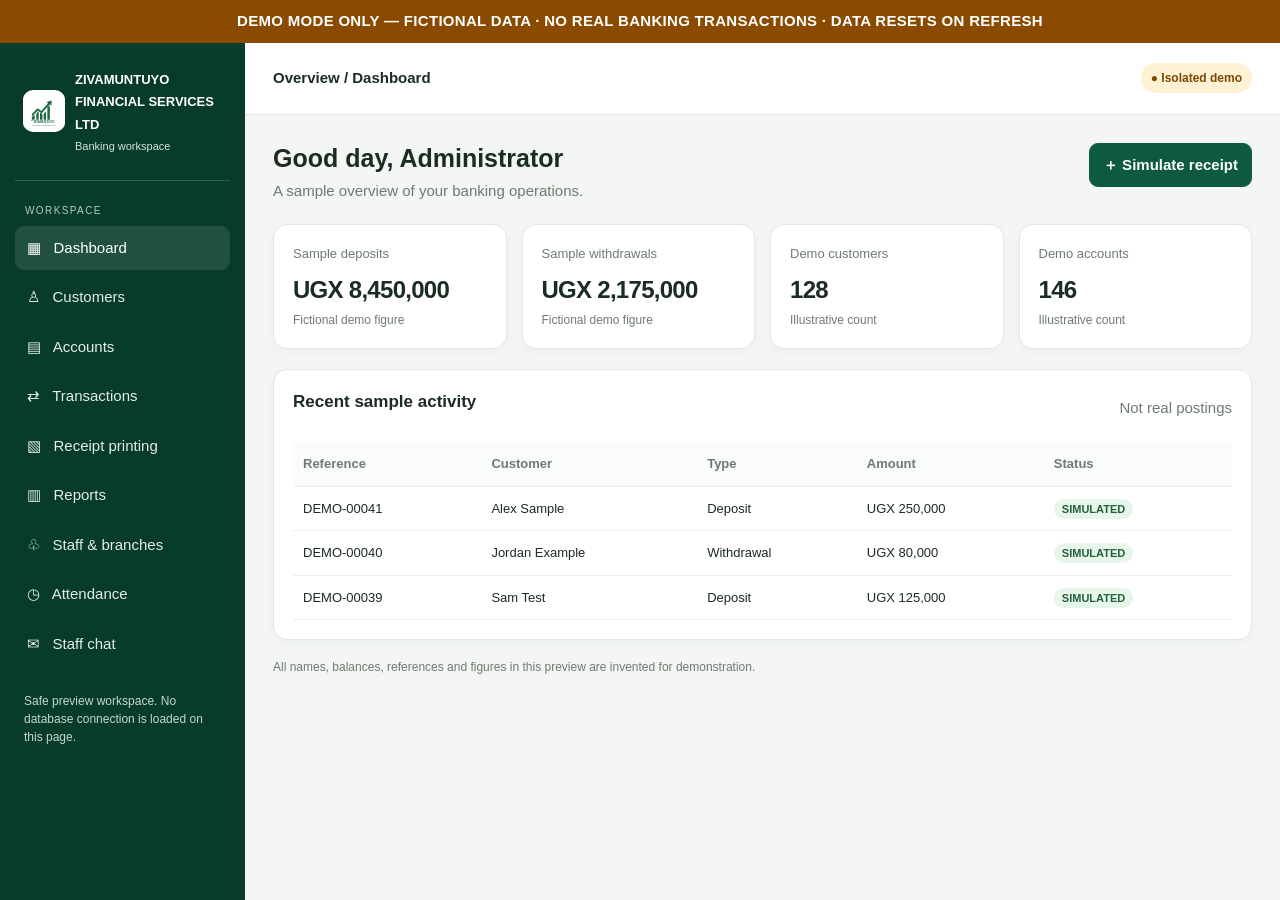
<file: demo.html>
<!doctype html>
<html lang="en">
<head>
<meta charset="utf-8"><meta name="viewport" content="width=device-width,initial-scale=1">
<meta name="robots" content="noindex,nofollow">
<title>Zivamuntuyo Financial Services Ltd — Demo</title>
<style>
:root{--green:#073b2b;--green2:#0e5a40;--gold:#cba85a;--ink:#1b2c22;--muted:#6d7b73;--line:#e2e9e3;--bg:#f3f6f3;--white:#fff;--warn:#fff3d6}
*{box-sizing:border-box}body{margin:0;background:var(--bg);color:var(--ink);font:15px/1.5 Arial,Helvetica,sans-serif}.demo-banner{background:#8a4b00;color:#fff;text-align:center;padding:10px 14px;font-weight:700;letter-spacing:.02em}.app{display:grid;grid-template-columns:245px minmax(0,1fr);min-height:calc(100vh - 43px)}aside{background:var(--green);color:white;padding:22px 15px}.brand{display:flex;align-items:center;gap:10px;padding:3px 8px 25px;border-bottom:1px solid #ffffff2e}.brand img{width:42px;height:42px;object-fit:contain;background:#fff;border-radius:10px}.brand strong{font-size:13px;line-height:1.3}.brand small{display:block;color:#d4e4d9;font-size:11px;margin-top:3px}.nav-label{font-size:10px;letter-spacing:.14em;color:#b7cfc1;margin:22px 10px 8px}.nav{display:grid;gap:5px}.nav button{font:inherit;text-align:left;border:0;border-radius:9px;background:transparent;color:#e4eee7;padding:11px 12px;cursor:pointer}.nav button:hover,.nav button.active{background:#ffffff1c;color:white}.side-note{font-size:12px;color:#c5d9cc;margin:26px 9px}.main{min-width:0}.topbar{height:72px;background:white;border-bottom:1px solid var(--line);display:flex;align-items:center;justify-content:space-between;padding:0 28px;gap:12px}.topbar strong{font-size:15px}.pill{font-size:12px;border-radius:999px;background:#fff1d4;color:#7b4a00;padding:6px 10px;font-weight:700}.content{max-width:1200px;margin:0 auto;padding:28px}.page-head{display:flex;justify-content:space-between;align-items:start;gap:16px;margin-bottom:22px}.page-head h1{font-size:25px;line-height:1.2;margin:0 0 7px}.muted{color:var(--muted)}.grid{display:grid;grid-template-columns:repeat(4,minmax(0,1fr));gap:15px}.card{background:white;border:1px solid var(--line);border-radius:14px;padding:19px;box-shadow:0 3px 12px #173d2508;min-width:0}.metric-label{font-size:13px;color:var(--muted)}.metric{font-size:24px;font-weight:750;margin:8px 0 3px;letter-spacing:-.03em}.metric-note{font-size:12px;color:var(--muted)}.section{margin-top:20px}.section h2{font-size:17px;margin:0 0 14px}.section-head{display:flex;justify-content:space-between;align-items:center;gap:12px;margin-bottom:14px}.btn{border:1px solid var(--line);background:white;border-radius:9px;padding:10px 13px;cursor:pointer;font:inherit;font-weight:650;color:var(--ink)}.btn.primary{background:var(--green2);border-color:var(--green2);color:white}.btn:hover{filter:brightness(.97)}.table-wrap{overflow-x:auto}table{width:100%;border-collapse:collapse;white-space:nowrap}th,td{text-align:left;padding:12px 10px;border-bottom:1px solid #edf1ed;font-size:13px}th{color:var(--muted);font-weight:650;background:#fafcfa}td strong{font-weight:650}.status{font-size:11px;font-weight:700;background:#e7f5eb;color:#21623b;padding:4px 8px;border-radius:999px}.form-grid{display:grid;grid-template-columns:repeat(2,minmax(0,1fr));gap:14px}.field label{display:block;font-size:13px;font-weight:650;margin-bottom:6px}.field input,.field select,.field textarea{width:100%;border:1px solid #d7e1d8;border-radius:9px;padding:11px;background:white;color:var(--ink);font:inherit}.notice{background:var(--warn);border:1px solid #f0d99f;color:#704900;padding:12px 14px;border-radius:10px;margin-bottom:16px;font-size:13px}.empty{padding:28px;text-align:center;color:var(--muted)}.hidden{display:none!important}.receipt{max-width:520px;margin:auto;font-family:Arial,sans-serif}.receipt h2{text-align:center}.receipt .rline{display:flex;justify-content:space-between;gap:12px;padding:8px 0;border-bottom:1px dashed #bbb}.footer-note{font-size:12px;color:var(--muted);margin-top:18px}.menu-toggle{display:none}
@media(max-width:850px){.app{grid-template-columns:1fr}aside{padding:12px;position:static}.brand{padding:4px 7px 12px}.nav-label,.side-note{display:none}.nav{display:flex;overflow-x:auto;padding-top:10px}.nav button{white-space:nowrap}.topbar{height:auto;min-height:60px;padding:14px 18px}.content{padding:19px}.grid{grid-template-columns:repeat(2,minmax(0,1fr))}}
@media(max-width:480px){.grid{grid-template-columns:1fr 1fr;gap:9px}.card{padding:13px}.metric{font-size:19px}.content{padding:14px}.page-head h1{font-size:22px}.form-grid{grid-template-columns:1fr}.topbar{align-items:flex-start;flex-direction:column;gap:7px}.brand img{width:36px;height:36px}}
@media print{body{background:white}.demo-banner,aside,.topbar,.content>.view:not(#receipts-view),#receipts-view .page-head,#receipts-view>.notice,#receipts-view>.card>.no-print{display:none!important}#receipts-view,#receipts-view>.card,#receipt-view{display:block!important}.app{display:block}.main{display:block}.content{padding:0;max-width:none}.card{border:0;box-shadow:none}.receipt{display:block!important;max-width:none}}
</style></head>
<body>
<div class="demo-banner">DEMO MODE ONLY — FICTIONAL DATA · NO REAL BANKING TRANSACTIONS · DATA RESETS ON REFRESH</div>
<div class="app">
<aside><div class="brand"><img src="logo.svg" alt="Zivamuntuyo logo"><div><strong>ZIVAMUNTUYO<br>FINANCIAL SERVICES LTD</strong><small>Banking workspace</small></div></div>
<div class="nav-label">WORKSPACE</div><nav class="nav" aria-label="Demo navigation">
<button class="active" data-page="dashboard">▦ &nbsp; Dashboard</button><button data-page="customers">♙ &nbsp; Customers</button><button data-page="accounts">▤ &nbsp; Accounts</button><button data-page="transactions">⇄ &nbsp; Transactions</button><button data-page="receipts">▧ &nbsp; Receipt printing</button><button data-page="reports">▥ &nbsp; Reports</button><button data-page="staff">♧ &nbsp; Staff & branches</button><button data-page="attendance">◷ &nbsp; Attendance</button><button data-page="chat">✉ &nbsp; Staff chat</button>
</nav><p class="side-note">Safe preview workspace. No database connection is loaded on this page.</p></aside>
<div class="main"><header class="topbar"><strong id="top-title">Overview / Dashboard</strong><span class="pill">● Isolated demo</span></header>
<main class="content">
<section id="dashboard-view" class="view"><div class="page-head"><div><h1>Good day, Administrator</h1><div class="muted">A sample overview of your banking operations.</div></div><button class="btn primary" data-go="transactions">＋ Simulate receipt</button></div>
<div class="grid"><div class="card"><div class="metric-label">Sample deposits</div><div class="metric">UGX 8,450,000</div><div class="metric-note">Fictional demo figure</div></div><div class="card"><div class="metric-label">Sample withdrawals</div><div class="metric">UGX 2,175,000</div><div class="metric-note">Fictional demo figure</div></div><div class="card"><div class="metric-label">Demo customers</div><div class="metric">128</div><div class="metric-note">Illustrative count</div></div><div class="card"><div class="metric-label">Demo accounts</div><div class="metric">146</div><div class="metric-note">Illustrative count</div></div></div>
<div class="section card"><div class="section-head"><h2>Recent sample activity</h2><span class="muted">Not real postings</span></div><div class="table-wrap"><table><thead><tr><th>Reference</th><th>Customer</th><th>Type</th><th>Amount</th><th>Status</th></tr></thead><tbody><tr><td>DEMO-00041</td><td>Alex Sample</td><td>Deposit</td><td>UGX 250,000</td><td><span class="status">SIMULATED</span></td></tr><tr><td>DEMO-00040</td><td>Jordan Example</td><td>Withdrawal</td><td>UGX 80,000</td><td><span class="status">SIMULATED</span></td></tr><tr><td>DEMO-00039</td><td>Sam Test</td><td>Deposit</td><td>UGX 125,000</td><td><span class="status">SIMULATED</span></td></tr></tbody></table></div></div>
<div class="footer-note">All names, balances, references and figures in this preview are invented for demonstration.</div></section>
<section id="customers-view" class="view hidden"><div class="page-head"><div><h1>Customers</h1><div class="muted">Illustrative customer directory.</div></div></div><div class="card"><div class="table-wrap"><table><thead><tr><th>Customer ID</th><th>Name</th><th>Phone</th><th>Branch</th><th>Status</th></tr></thead><tbody><tr><td>DEMO-C001</td><td>Alex Sample</td><td>0700 000 101</td><td>Main Branch (sample)</td><td><span class="status">Demo</span></td></tr><tr><td>DEMO-C002</td><td>Jordan Example</td><td>0700 000 102</td><td>East Branch (sample)</td><td><span class="status">Demo</span></td></tr><tr><td>DEMO-C003</td><td>Sam Test</td><td>0700 000 103</td><td>Main Branch (sample)</td><td><span class="status">Demo</span></td></tr></tbody></table></div></div></section>
<section id="accounts-view" class="view hidden"><div class="page-head"><div><h1>Accounts</h1><div class="muted">Fictional account records; balances are not real.</div></div></div><div class="card"><div class="table-wrap"><table><thead><tr><th>Account</th><th>Customer</th><th>Product</th><th>Sample balance</th><th>Status</th></tr></thead><tbody><tr><td>DEMO-10001</td><td>Alex Sample</td><td>Savings</td><td>UGX 1,250,000</td><td><span class="status">Demo only</span></td></tr><tr><td>DEMO-10002</td><td>Jordan Example</td><td>Current</td><td>UGX 840,000</td><td><span class="status">Demo only</span></td></tr><tr><td>DEMO-10003</td><td>Sam Test</td><td>Savings</td><td>UGX 425,000</td><td><span class="status">Demo only</span></td></tr></tbody></table></div></div></section>
<section id="transactions-view" class="view hidden"><div class="page-head"><div><h1>Transaction simulator</h1><div class="muted">Create a sample transaction record and preview its receipt.</div></div></div><div class="notice"><strong>Simulation only.</strong> This form cannot deposit or withdraw real money and does not change any real account balance.</div><div class="card"><form id="tx-form"><div class="form-grid"><div class="field"><label for="tx-type">Transaction type</label><select id="tx-type"><option>Deposit (simulated)</option><option>Withdrawal (simulated)</option></select></div><div class="field"><label for="tx-customer">Demo customer</label><select id="tx-customer"><option>Alex Sample</option><option>Jordan Example</option><option>Sam Test</option></select></div><div class="field"><label for="tx-account">Demo account</label><select id="tx-account"><option>DEMO-10001</option><option>DEMO-10002</option><option>DEMO-10003</option></select></div><div class="field"><label for="tx-amount">Amount (UGX)</label><input id="tx-amount" type="number" min="1" step="1" required placeholder="e.g. 50000"></div><div class="field" style="grid-column:1/-1"><label for="tx-note">Narration (optional)</label><input id="tx-note" maxlength="120" placeholder="Sample transaction purpose"></div></div><p style="margin:18px 0 0"><button class="btn primary" type="submit">Generate demo receipt</button></p></form></div></section>
<section id="receipts-view" class="view hidden"><div class="page-head"><div><h1>Receipt printing</h1><div class="muted">Generate a clearly marked sample receipt and print it using your browser's print dialog.</div></div></div><div class="notice">A compatible X printer may work through the device/browser print dialog. Direct thermal-printer integration still needs testing on the target printer and computer.</div><div class="card"><div id="receipt-empty" class="empty">No receipt generated in this session yet. Open <strong>Transactions</strong> to create a demo receipt.</div><div id="receipt-view" class="hidden"></div><p class="no-print"><button id="print-btn" class="btn primary" disabled>Print demo receipt</button></p></div></section>
<section id="reports-view" class="view hidden"><div class="page-head"><div><h1>Reports</h1><div class="muted">Example report layout using fictional figures.</div></div><button class="btn" id="export-demo">Export sample CSV</button></div><div class="grid"><div class="card"><div class="metric-label">Sample cash in</div><div class="metric">UGX 8.45M</div></div><div class="card"><div class="metric-label">Sample cash out</div><div class="metric">UGX 2.175M</div></div><div class="card"><div class="metric-label">Illustrative net</div><div class="metric">UGX 6.275M</div></div><div class="card"><div class="metric-label">Period</div><div class="metric">Demo month</div></div></div><div class="footer-note">Figures are placeholders and must not be used for accounting, reconciliation or financial decisions.</div></section>
<section id="staff-view" class="view hidden"><div class="page-head"><div><h1>Staff & branches</h1><div class="muted">Sample structure for planning access controls.</div></div></div><div class="grid"><div class="card"><div class="metric-label">Sample staff</div><div class="metric">12</div><div class="metric-note">Fictional headcount</div></div><div class="card"><div class="metric-label">Sample branches</div><div class="metric">3</div><div class="metric-note">Illustrative locations</div></div></div><div class="section card"><h2>Roles to validate before live use</h2><p>Administrator · Branch manager · Teller · Accountant · Auditor</p><p class="muted">Real permission checks must be enforced on the server/database, not just hidden in the interface.</p></div></section>
<section id="attendance-view" class="view hidden"><div class="page-head"><div><h1>Staff attendance</h1><div class="muted">Sample attendance records for interface review.</div></div></div><div class="notice"><strong>Demo only:</strong> the buttons below simulate a manual attendance event. No fingerprint reader is connected, and these events are not saved to a real attendance system.</div><div class="card"><div class="section-head"><h2>Sample attendance today</h2><button class="btn primary" id="punch-demo">Simulate clock in</button></div><div id="punch-feedback" class="muted" role="status">No simulated punch in this session.</div><div class="table-wrap section"><table><thead><tr><th>Staff ID</th><th>Employee</th><th>Branch</th><th>Time</th><th>Method</th></tr></thead><tbody id="attendance-rows"><tr><td>DEMO-S001</td><td>Alex Sample</td><td>Main (sample)</td><td>08:02</td><td>Sample record</td></tr><tr><td>DEMO-S002</td><td>Jordan Example</td><td>East (sample)</td><td>08:11</td><td>Sample record</td></tr></tbody></table></div></div><p class="footer-note">Fingerprint compatibility requires the exact device model, vendor SDK/API, driver, and operating-system testing. Browser access alone does not guarantee biometric reader support.</p></section>
<section id="chat-view" class="view hidden"><div class="page-head"><div><h1>Staff chat</h1><div class="muted">A local interface mock-up for internal messages.</div></div></div><div class="notice"><strong>Demo only:</strong> messages stay in this browser session and are lost on refresh. Do not enter private, customer, or financial information.</div><div class="card"><div id="chat-messages" aria-live="polite"><p><strong>Admin Sample</strong> <span class="muted">· 09:00</span><br>Good morning team. This is a fictional demo message.</p><hr><p><strong>Staff Sample</strong> <span class="muted">· 09:02</span><br>Received. I will review the sample report.</p></div><form id="chat-form" class="section"><div class="field"><label for="chat-input">Message</label><input id="chat-input" maxlength="300" placeholder="Type a non-sensitive demo message" required></div><p><button class="btn primary" type="submit">Add demo message</button></p></form></div></section>
</main></div></div>
<script src="demo.js"></script>
</body></html>
</file>
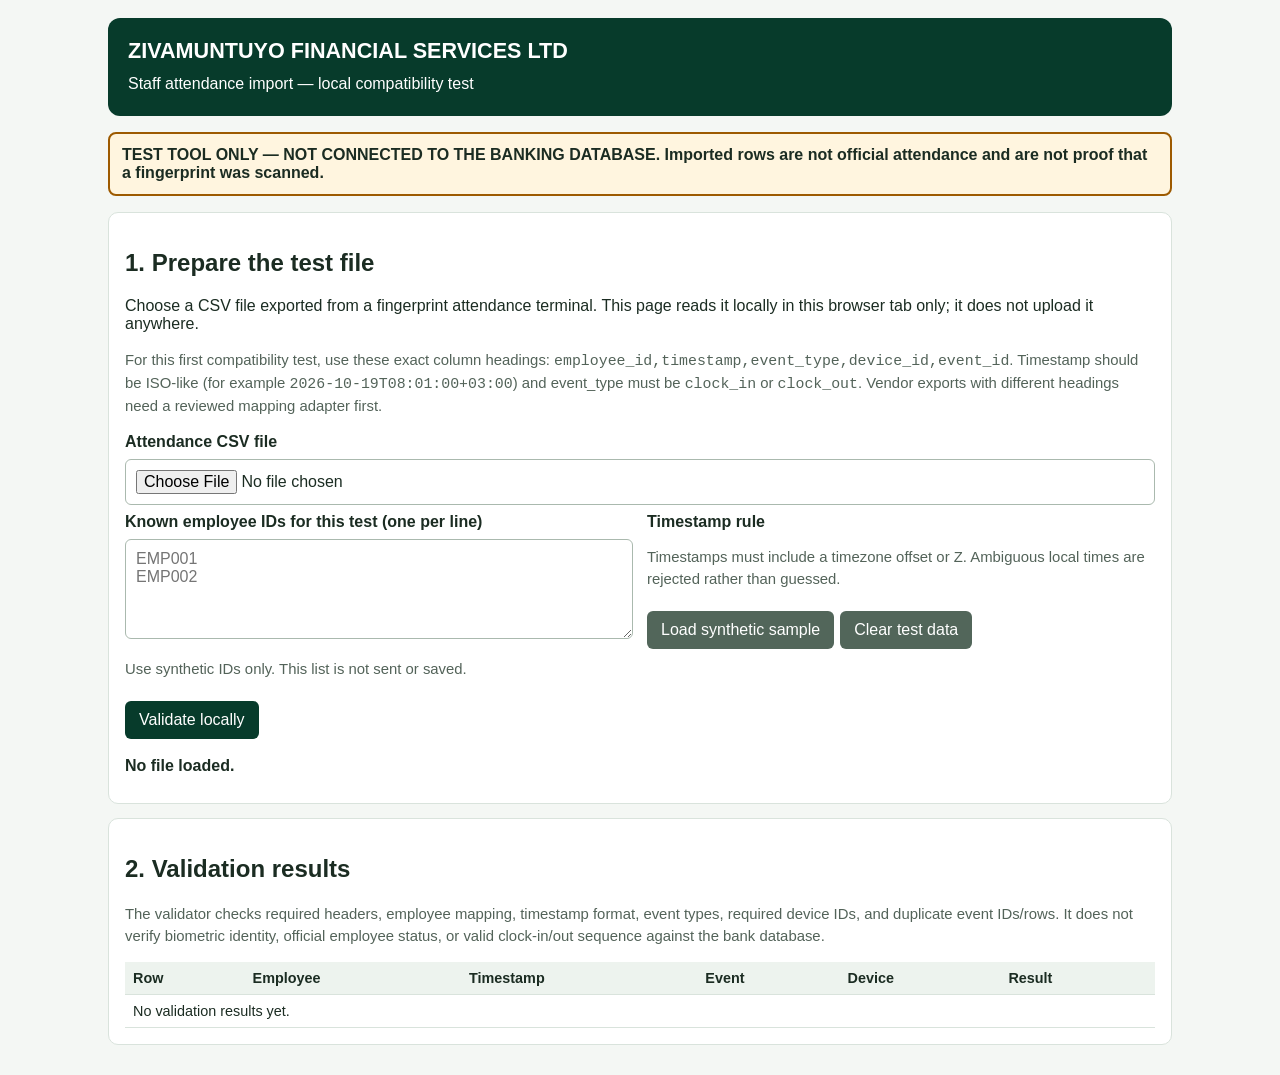
<file: tools/local-attendance-import-test.html>
<!doctype html>
<html lang="en">
<head>
<meta charset="utf-8">
<meta name="viewport" content="width=device-width,initial-scale=1">
<title>Zivamuntuyo — Attendance Import Test</title>
<style>
:root{font-family:Arial,Helvetica,sans-serif;color:#1b2c22;background:#f4f7f4;--g:#073b2b;--gold:#cba85a;--line:#d9e3dc}
*{box-sizing:border-box}body{margin:0;padding:18px;max-width:1100px;margin-inline:auto}header{background:var(--g);color:#fff;padding:20px;border-radius:12px}h1{margin:0 0 8px;font-size:1.35rem}header p{margin:0;line-height:1.5}.warning{margin:16px 0;padding:12px;border:2px solid #9d5a00;background:#fff5df;border-radius:8px;font-weight:700}.panel{background:#fff;border:1px solid var(--line);border-radius:10px;padding:16px;margin:14px 0}.grid{display:grid;grid-template-columns:repeat(auto-fit,minmax(260px,1fr));gap:14px}label{display:block;font-weight:700;margin:8px 0}input,textarea,button{font:inherit;max-width:100%}input[type=file],textarea{width:100%;padding:10px;border:1px solid #aab9ae;border-radius:6px}textarea{min-height:100px}button{background:var(--g);color:white;border:0;border-radius:6px;padding:10px 14px;cursor:pointer;margin:6px 6px 6px 0}button.secondary{background:#52665a}button:focus,input:focus,textarea:focus{outline:3px solid var(--gold);outline-offset:2px}.muted{color:#536359;font-size:.93rem;line-height:1.5}.status{font-weight:700;margin:12px 0}table{width:100%;border-collapse:collapse;font-size:.9rem}th,td{text-align:left;padding:8px;border-bottom:1px solid var(--line);overflow-wrap:anywhere}th{background:#edf3ee}.table-wrap{overflow-x:auto}.good{color:#17643c}.bad{color:#9a2d21}.pill{display:inline-block;border-radius:99px;background:#edf3ee;padding:3px 8px;font-size:.8rem}@media print{button,input,textarea{display:none}body{background:#fff;padding:0}.panel,header{break-inside:avoid}}
</style>
</head>
<body>
<header>
<h1>ZIVAMUNTUYO FINANCIAL SERVICES LTD</h1>
<p>Staff attendance import — local compatibility test</p>
</header>
<div class="warning">TEST TOOL ONLY — NOT CONNECTED TO THE BANKING DATABASE. Imported rows are not official attendance and are not proof that a fingerprint was scanned.</div>
<div class="panel">
<h2>1. Prepare the test file</h2>
<p>Choose a CSV file exported from a fingerprint attendance terminal. This page reads it locally in this browser tab only; it does not upload it anywhere.</p>
<p class="muted">For this first compatibility test, use these exact column headings: <code>employee_id,timestamp,event_type,device_id,event_id</code>. Timestamp should be ISO-like (for example <code>2026-10-19T08:01:00+03:00</code>) and event_type must be <code>clock_in</code> or <code>clock_out</code>. Vendor exports with different headings need a reviewed mapping adapter first.</p>
<label for="csvFile">Attendance CSV file</label><input id="csvFile" type="file" accept=".csv,text/csv">
<div class="grid">
<div><label for="employees">Known employee IDs for this test (one per line)</label><textarea id="employees" placeholder="EMP001&#10;EMP002"></textarea><p class="muted">Use synthetic IDs only. This list is not sent or saved.</p></div>
<div><label for="timezone">Timestamp rule</label><p class="muted">Timestamps must include a timezone offset or Z. Ambiguous local times are rejected rather than guessed.</p><button id="sample" type="button" class="secondary">Load synthetic sample</button><button id="clear" type="button" class="secondary">Clear test data</button></div>
</div>
<button id="validate" type="button">Validate locally</button>
<div id="summary" class="status" role="status" aria-live="polite">No file loaded.</div>
</div>
<div class="panel">
<h2>2. Validation results</h2>
<p class="muted">The validator checks required headers, employee mapping, timestamp format, event types, required device IDs, and duplicate event IDs/rows. It does not verify biometric identity, official employee status, or valid clock-in/out sequence against the bank database.</p>
<div class="table-wrap"><table><thead><tr><th>Row</th><th>Employee</th><th>Timestamp</th><th>Event</th><th>Device</th><th>Result</th></tr></thead><tbody id="results"><tr><td colspan="6">No validation results yet.</td></tr></tbody></table></div>
</div>
<script>
"use strict";
const fileInput=document.getElementById("csvFile"), employeesInput=document.getElementById("employees"), summary=document.getElementById("summary"), results=document.getElementById("results");
let csvText="";
function parseCSV(text){
 text=text.replace(/^\uFEFF/,"");
 const rows=[];let row=[],cell="",quoted=false;
 for(let i=0;i<text.length;i++){const c=text[i];if(quoted){if(c==='"'&&text[i+1]==='"'){cell+='"';i++;}else if(c==='"'){quoted=false;}else{cell+=c;}}else if(c==='"'){quoted=true;}else if(c===","){row.push(cell);cell="";}else if(c==="\n"){row.push(cell.replace(/\r$/,""));rows.push(row);row=[];cell="";}else{cell+=c;}}
 if(quoted)throw new Error("CSV contains an unclosed quoted field.");if(cell.length||row.length){row.push(cell.replace(/\r$/,""));rows.push(row);}return rows.filter(r=>r.some(v=>v.trim()!==""));
}
fileInput.addEventListener("change",async()=>{csvText="";const file=fileInput.files&&fileInput.files[0];if(!file){summary.textContent="No file loaded.";return;}if(file.size>2*1024*1024){summary.textContent="Rejected: test file exceeds 2 MB.";return;}try{csvText=await file.text();summary.textContent="Loaded locally: "+file.name+" ("+file.size+" bytes). Select synthetic employee IDs, then validate.";results.replaceChildren();}catch(e){summary.textContent="Could not read file locally."; }});
function isValidTimestamp(value){
 const match=/^(\d{4})-(\d{2})-(\d{2})T(\d{2}):(\d{2}):(\d{2})(?:\.\d{1,3})?(Z|[+-](\d{2}):(\d{2}))$/i.exec(value);
 if(!match||Number.isNaN(Date.parse(value)))return false;
 const year=Number(match[1]),month=Number(match[2]),day=Number(match[3]),hour=Number(match[4]),minute=Number(match[5]),second=Number(match[6]);
 if(hour>23||minute>59||second>59)return false;
 const date=new Date(Date.UTC(year,month-1,day,hour,minute,second));
 if(date.getUTCFullYear()!==year||date.getUTCMonth()!==month-1||date.getUTCDate()!==day||date.getUTCHours()!==hour||date.getUTCMinutes()!==minute||date.getUTCSeconds()!==second)return false;
 if(match[8]!==undefined&&(Number(match[8])>23||Number(match[9])>59))return false;
 return true;
}
function validate(){
 results.replaceChildren();if(!csvText){summary.textContent="Choose a CSV file or load the synthetic sample first.";return;}
 let rows;try{rows=parseCSV(csvText);}catch(e){summary.textContent="CSV parse error: "+e.message;return;}if(rows.length<2){summary.textContent="Rejected: file must contain a header and at least one data row.";return;}
 const headers=rows[0].map(x=>x.replace(/^\uFEFF/,"").trim().toLowerCase()),required=["employee_id","timestamp","event_type","device_id","event_id"];
 if(new Set(headers).size!==headers.length){summary.textContent="Rejected: duplicate column headers make mapping ambiguous.";return;}
 const missing=required.filter(h=>!headers.includes(h));if(missing.length){summary.textContent="Rejected: missing required header(s): "+missing.join(", ");return;}
 const index=Object.fromEntries(required.map(h=>[h,headers.indexOf(h)]));
 const known=new Set(employeesInput.value.split(/\r?\n/).map(x=>x.trim()).filter(Boolean)),seenIds=new Set(),seenRows=new Set();let accepted=0,rejected=0;
 rows.slice(1).forEach((r,n)=>{
  const get=h=>(r[index[h]]||"").trim();const employee=get("employee_id"),timestamp=get("timestamp"),event=get("event_type").toLowerCase(),device=get("device_id"),eventId=get("event_id");
  const errors=[];if(r.length!==headers.length)errors.push("column count mismatch");if(!employee)errors.push("missing employee ID");else if(!known.has(employee))errors.push("unknown employee ID");if(!timestamp||!/(Z|[+-]\d{2}:?\d{2})$/i.test(timestamp)||Number.isNaN(Date.parse(timestamp)))errors.push("invalid timestamp/timezone");if(!["clock_in","clock_out"].includes(event))errors.push("invalid event type");if(!device)errors.push("missing device ID");if(!eventId)errors.push("missing event ID");else if(seenIds.has(eventId))errors.push("duplicate event ID");if(eventId)seenIds.add(eventId);
  const rowKey=[employee,timestamp,event,device].join("|");if(seenRows.has(rowKey))errors.push("duplicate event row");seenRows.add(rowKey);
  const tr=document.createElement("tr");const values=[String(n+2),employee,timestamp,event,device,errors.length?"REJECTED: "+errors.join("; "):"VALID FORMAT — TEST ONLY"];values.forEach((value,i)=>{const td=document.createElement("td");td.textContent=value;if(i===5)td.className=errors.length?"bad":"good";tr.appendChild(td);});results.appendChild(tr);if(errors.length)rejected++;else accepted++;
 });
 summary.textContent="Rows checked: "+(accepted+rejected)+" | Valid format: "+accepted+" | Rejected: "+rejected+". Nothing was saved or sent to a server.";
}
document.getElementById("validate").addEventListener("click",validate);
document.getElementById("sample").addEventListener("click",()=>{csvText="employee_id,timestamp,event_type,device_id,event_id\nEMP001,2026-10-19T08:01:00+03:00,clock_in,TEST-DEVICE-01,TEST-EVENT-001\nEMP001,2026-10-19T17:04:00+03:00,clock_out,TEST-DEVICE-01,TEST-EVENT-002\nEMP999,2026-10-19T08:03:00+03:00,clock_in,TEST-DEVICE-01,TEST-EVENT-003\nEMP002,2026-10-19T08:05:00,clock_in,TEST-DEVICE-01,TEST-EVENT-004\nEMP001,2026-10-19T08:01:00+03:00,clock_in,TEST-DEVICE-01,TEST-EVENT-001";employeesInput.value="EMP001\nEMP002";fileInput.value="";summary.textContent="Synthetic sample loaded. Press Validate locally to see expected accepted and rejected rows.";});
document.getElementById("clear").addEventListener("click",()=>{csvText="";fileInput.value="";employeesInput.value="";results.replaceChildren();const tr=document.createElement("tr"),td=document.createElement("td");td.colSpan=6;td.textContent="No validation results yet.";tr.appendChild(td);results.appendChild(tr);summary.textContent="Cleared. Nothing was saved to disk or sent to a server.";});
</script>
</body>
</html>
</file>
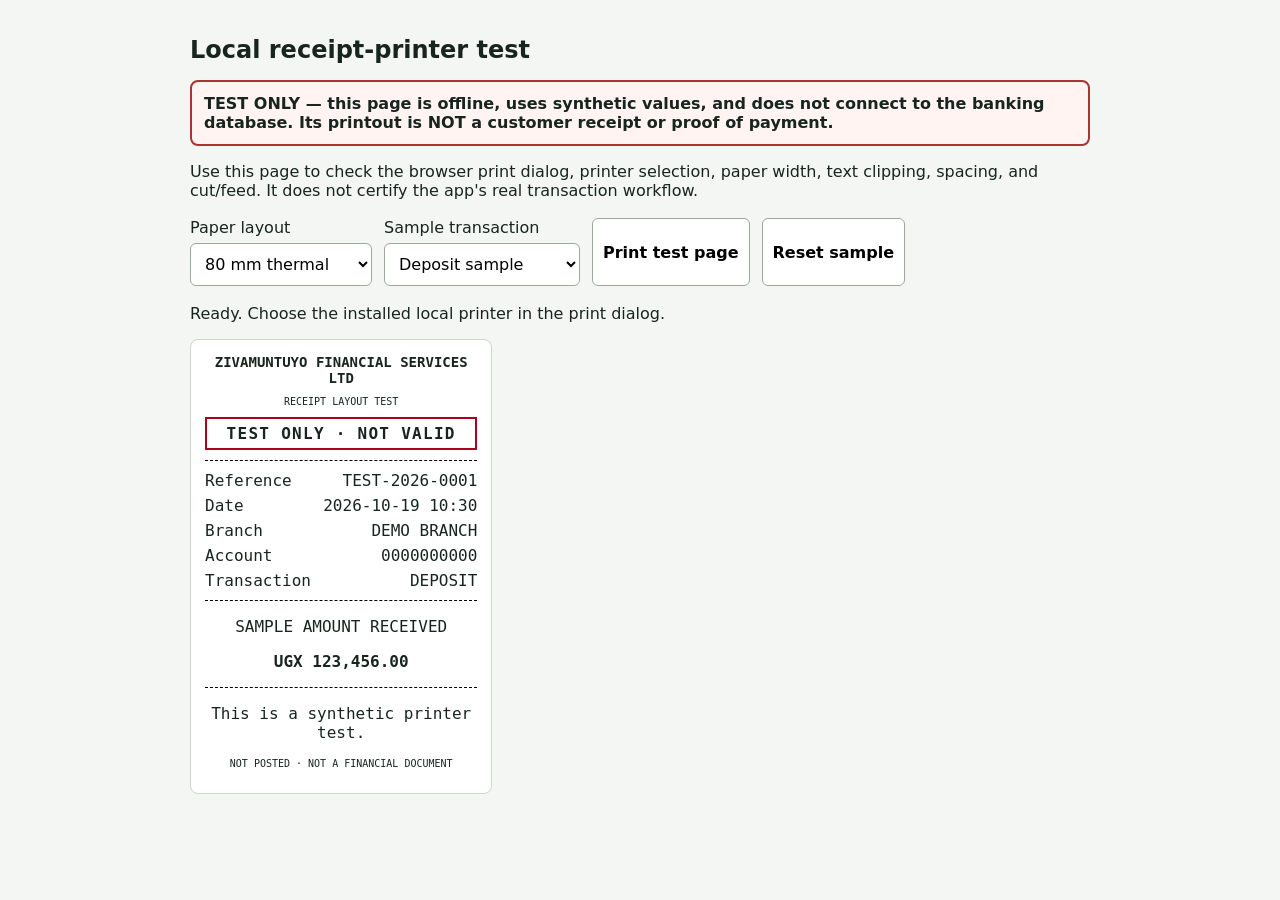
<file: tools/local-receipt-printer-test.html>
<!doctype html>
<html lang="en">
<head>
<meta charset="utf-8">
<meta name="viewport" content="width=device-width,initial-scale=1">
<title>Local Receipt Printer Test — TEST ONLY</title>
<style>
:root{color-scheme:light;font-family:system-ui,Arial,sans-serif;color:#18251e;background:#f3f6f3}
body{max-width:900px;margin:0 auto;padding:20px}
h1{font-size:1.5rem} .warning{border:2px solid #a33;background:#fff4f2;padding:12px;border-radius:8px;font-weight:700}
.controls{display:flex;gap:12px;flex-wrap:wrap;margin:18px 0}
label{display:grid;gap:6px}select,button{font:inherit;padding:10px;border:1px solid #9aa89e;border-radius:6px;background:white}
button{cursor:pointer;font-weight:650}.sample{background:#fff;border:1px solid #ccd6ce;padding:14px;border-radius:8px}
.mono{font-family:ui-monospace,Consolas,monospace}
@media print{
 body{padding:0;margin:0;background:#fff}
 .no-print{display:none!important}
 #receipt{display:block!important;border:0;padding:0;border-radius:0;width:var(--paper-width,72mm);margin:0 auto;color:#000;font:12px/1.45 monospace}
 @page{margin:4mm}
}
#receipt{width:72mm;max-width:100%;box-sizing:border-box}
#receipt h2,#receipt .center{text-align:center}
#receipt h2{font-size:14px;margin:0 0 5px}
#receipt .muted{font-size:10px}
#receipt .rule{border:0;border-top:1px dashed #000;margin:10px 0}
#receipt .row{display:flex;justify-content:space-between;gap:8px;margin:6px 0;overflow-wrap:anywhere}
#receipt .amount{text-align:center;font-size:16px;font-weight:800;overflow-wrap:anywhere}
#receipt .testmark{border:2px solid #b00020;text-align:center;font-weight:900;padding:5px;margin:8px 0;letter-spacing:.08em}
</style>
</head>
<body>
<div class="no-print">
<h1>Local receipt-printer test</h1>
<p class="warning">TEST ONLY — this page is offline, uses synthetic values, and does not connect to the banking database. Its printout is NOT a customer receipt or proof of payment.</p>
<p>Use this page to check the browser print dialog, printer selection, paper width, text clipping, spacing, and cut/feed. It does not certify the app's real transaction workflow.</p>
<div class="controls">
<label>Paper layout
<select id="paper"><option value="58">58 mm thermal</option><option value="80" selected>80 mm thermal</option><option value="a4">A4 / office printer</option></select>
</label>
<label>Sample transaction
<select id="kind"><option value="DEPOSIT">Deposit sample</option><option value="WITHDRAWAL">Withdrawal sample</option></select>
</label>
<button type="button" id="print">Print test page</button>
<button type="button" id="reload">Reset sample</button>
</div>
<p id="result" role="status" aria-live="polite">Ready. Choose the installed local printer in the print dialog.</p>
</div>
<section id="receipt" class="sample mono" aria-label="Synthetic receipt test">
<h2>ZIVAMUNTUYO FINANCIAL SERVICES LTD</h2>
<p class="center muted">RECEIPT LAYOUT TEST</p>
<div class="testmark">TEST ONLY · NOT VALID</div>
<hr class="rule">
<div class="row"><span>Reference</span><span>TEST-2026-0001</span></div>
<div class="row"><span>Date</span><span>2026-10-19 10:30</span></div>
<div class="row"><span>Branch</span><span>DEMO BRANCH</span></div>
<div class="row"><span>Account</span><span>0000000000</span></div>
<div class="row"><span>Transaction</span><span id="type">DEPOSIT</span></div>
<hr class="rule">
<p class="center" id="amount-label">SAMPLE AMOUNT RECEIVED</p>
<p class="amount">UGX 123,456.00</p>
<hr class="rule">
<p class="center">This is a synthetic printer test.</p>
<p class="center muted">NOT POSTED · NOT A FINANCIAL DOCUMENT</p>
</section>
<script>
(function(){
const paper=document.getElementById("paper"),kind=document.getElementById("kind"),type=document.getElementById("type"),label=document.getElementById("amount-label"),receipt=document.getElementById("receipt"),result=document.getElementById("result");
function update(){
const k=kind.value;type.textContent=k;label.textContent=k==="DEPOSIT"?"SAMPLE AMOUNT RECEIVED":"SAMPLE AMOUNT PAID OUT";
receipt.style.setProperty("--paper-width",paper.value==="a4"?"180mm":paper.value+"mm");
receipt.style.width=paper.value==="a4"?"180mm":paper.value+"mm";
}
paper.addEventListener("change",update);kind.addEventListener("change",update);
document.getElementById("reload").addEventListener("click",()=>{paper.value="80";kind.value="DEPOSIT";update();result.textContent="Sample reset. Ready to print.";});
document.getElementById("print").addEventListener("click",()=>{update();result.textContent="Print dialog opened if supported. Check the selected printer and preview before printing.";window.print();});
update();
})();
</script>
</body>
</html>
</file>
